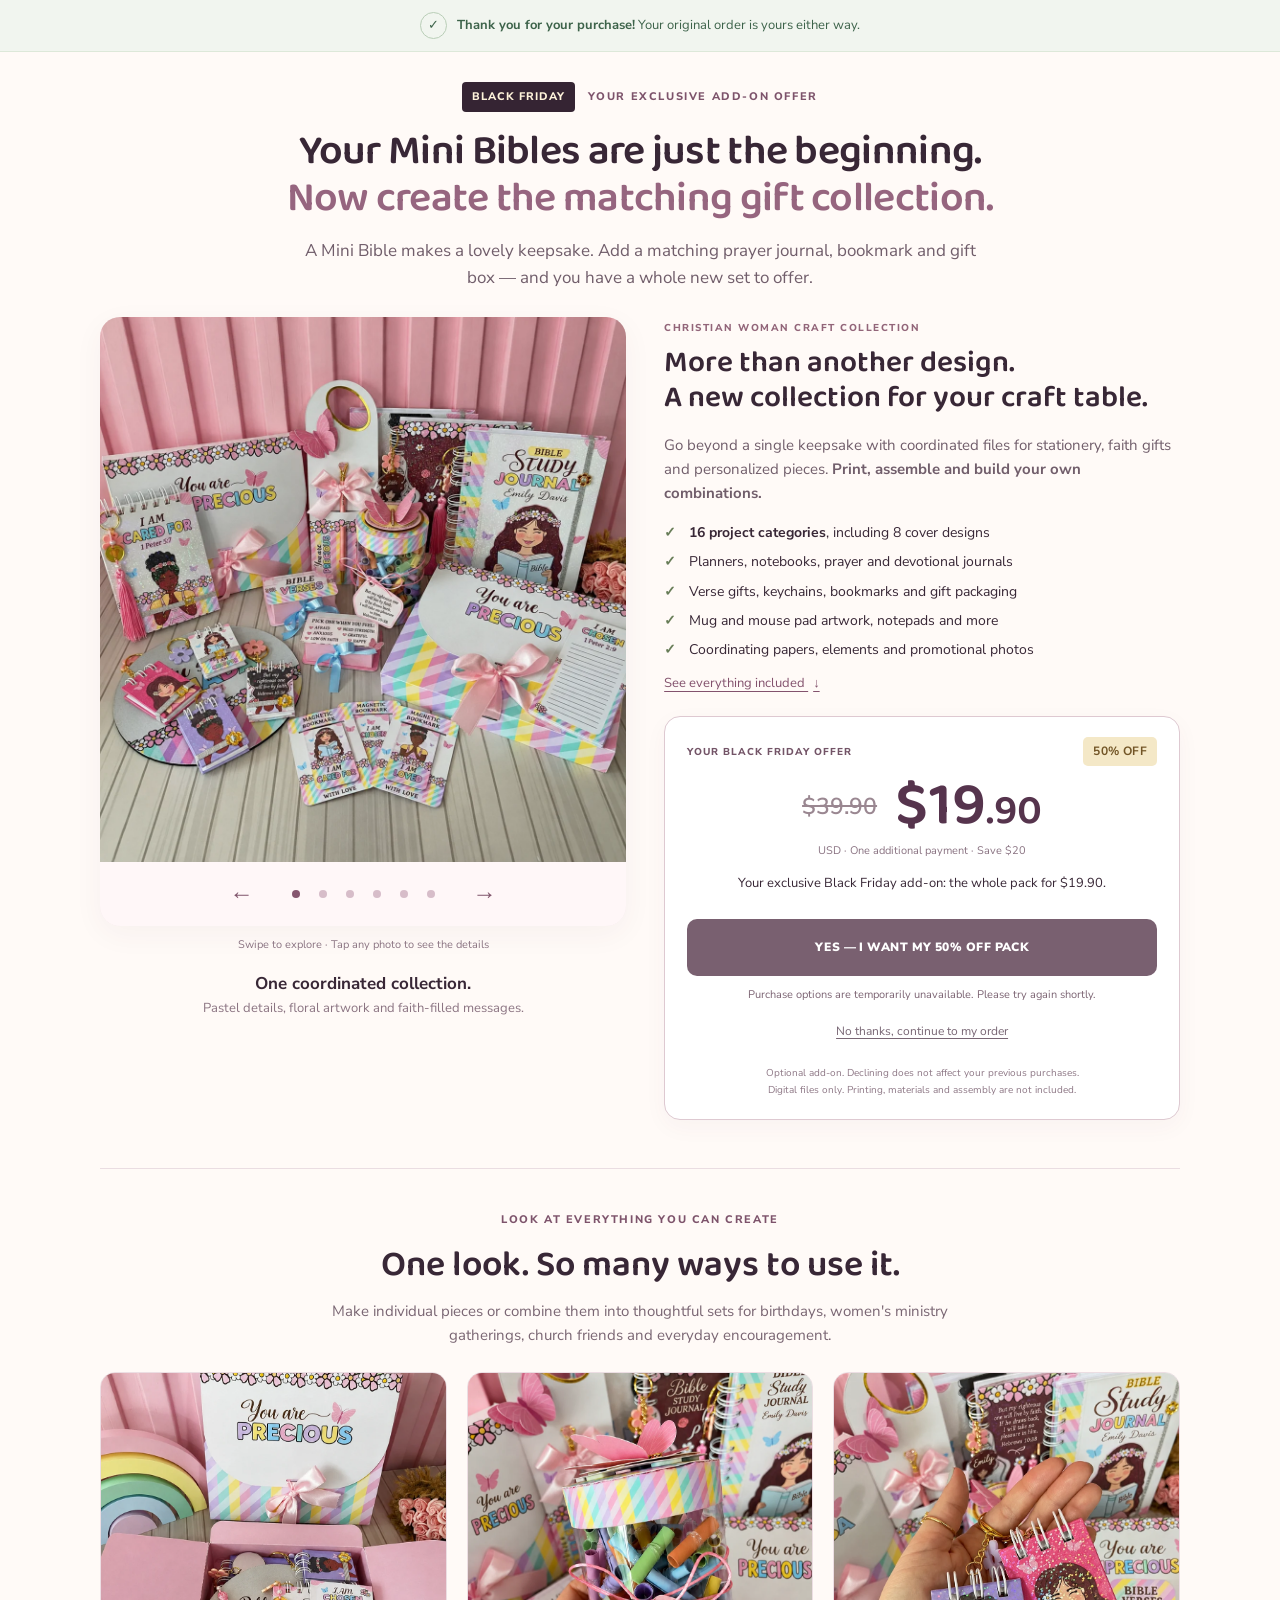
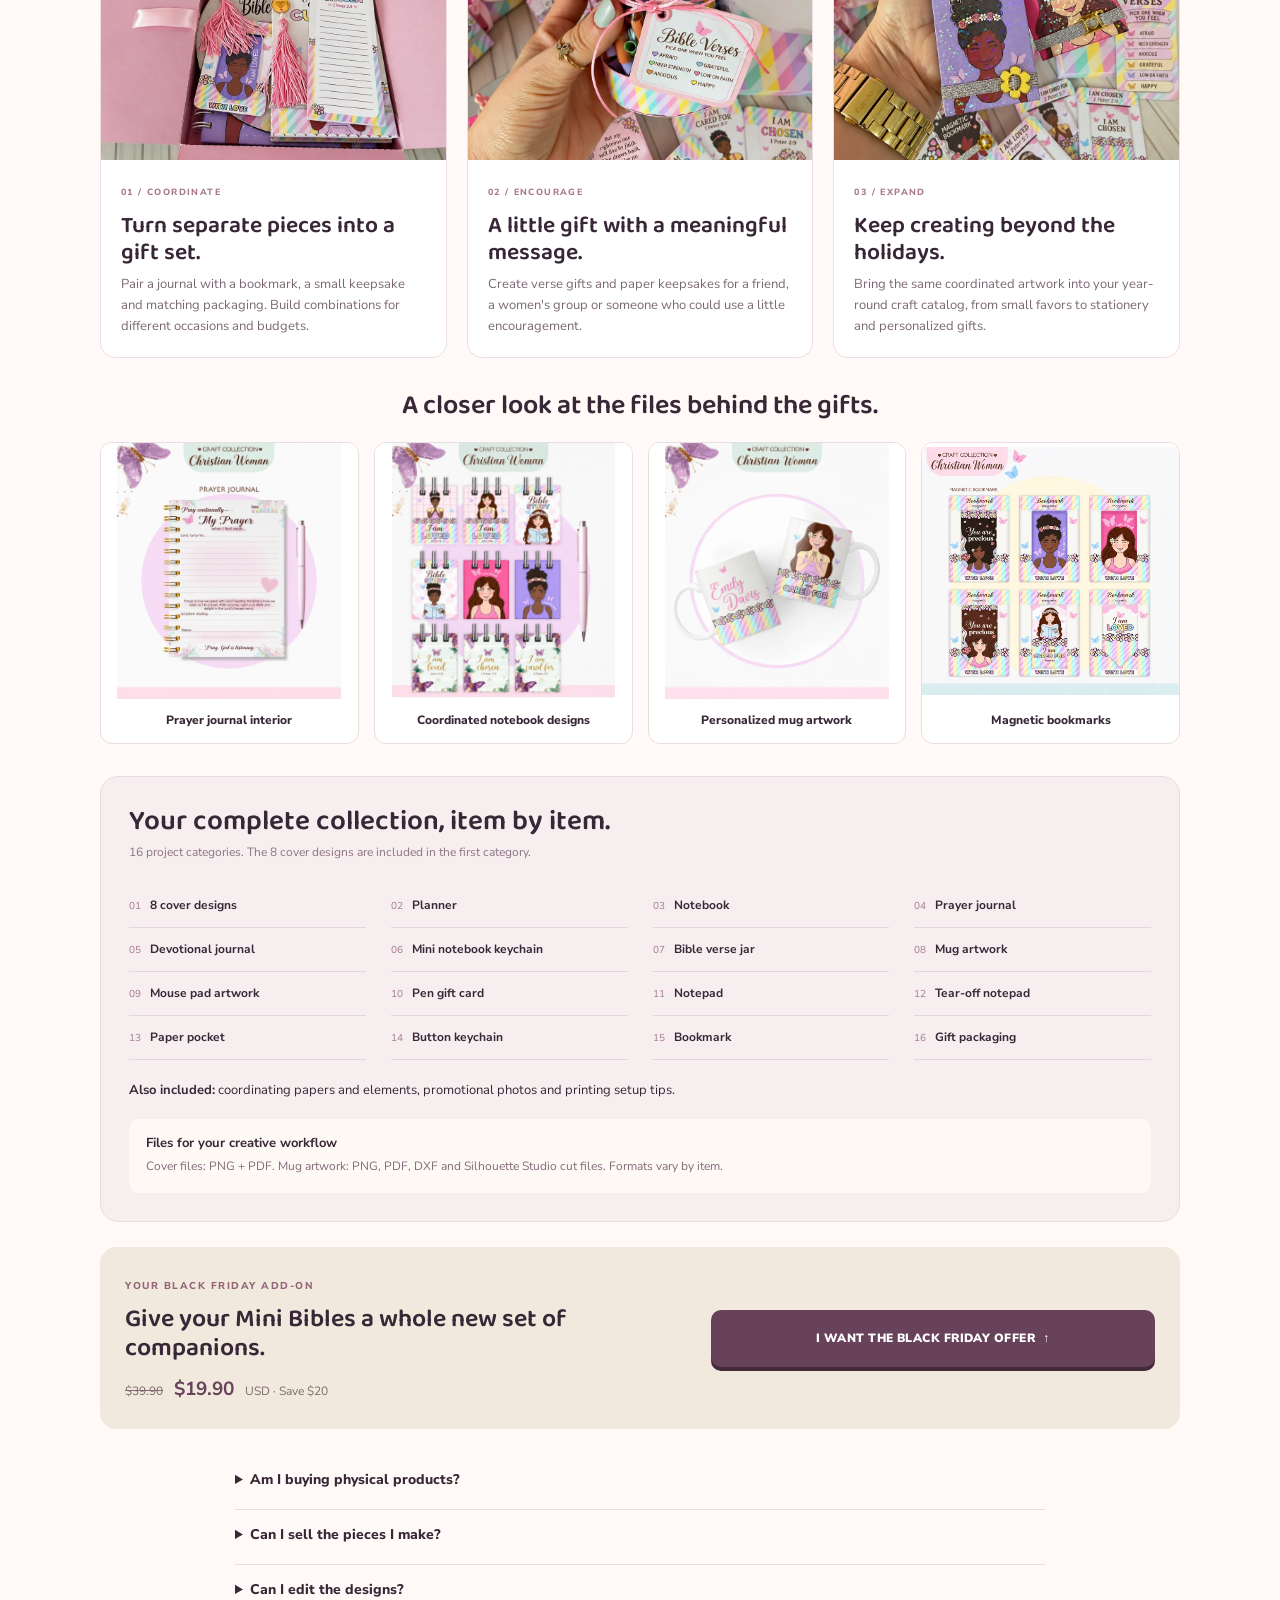
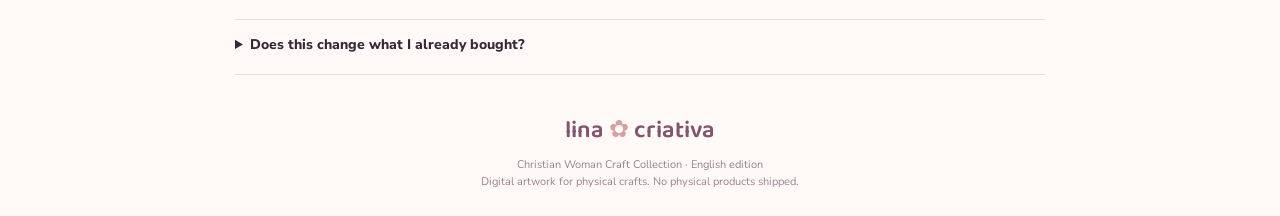
<file: index.html>
<!doctype html>
<html lang="en-US">
<head>
  <meta charset="utf-8">
  <meta name="viewport" content="width=device-width, initial-scale=1">
  <meta name="robots" content="noindex,nofollow">
  <meta name="theme-color" content="#fffaf7">
  <meta name="description" content="Add the Christian Woman Craft Collection: 16 coordinated project categories, including 8 cover designs. Your Black Friday add-on for $19.90.">
  <title>Your Black Friday Add-On | Christian Woman Craft Collection</title>
  <link rel="preload" href="assets/nunito-latin.woff2" as="font" type="font/woff2" crossorigin>
  <link rel="stylesheet" href="styles.css">
  <script src="offer-config.js" defer></script>
  <script src="app.js" defer></script>
</head>
<body>
  <header class="order-note"><span aria-hidden="true">✓</span><p><strong>Thank you for your purchase!</strong> Your original order is yours either way.</p></header>
  <main>
    <section class="offer" aria-labelledby="offer-title">
      <div class="offer-heading">
        <p class="eyebrow"><span class="bf-label">BLACK FRIDAY</span> YOUR EXCLUSIVE ADD-ON OFFER</p>
        <h1 id="offer-title">Your Mini Bibles are just the beginning.<br><em>Now create the matching gift collection.</em></h1>
        <p class="intro">A Mini Bible makes a lovely keepsake. Add a matching prayer journal, bookmark and gift box — and you have a whole new set to offer.</p>
        <a class="mobile-offer-jump" href="#checkout"><span><del>$39.90</del> <strong>$19.90</strong></span><b>GET MY 50% OFF <span aria-hidden="true">↓</span></b></a>
      </div>
      <div class="offer-grid">
        <div class="visual">
          <div class="gallery" aria-label="Christian Woman collection photos" aria-roledescription="carousel">
            <div class="gallery-track">
              <button class="slide" type="button" aria-label="Enlarge the complete collection"><img src="assets/en/collection.webp" width="1545" height="1600" alt="The coordinated Christian Woman collection: journals, miniature notebooks, verse gifts, bookmarks and packaging" fetchpriority="high"></button>
              <button class="slide" type="button" aria-label="Enlarge the gift set"><img src="assets/en/gift-set.webp" width="1200" height="1600" alt="A matching Christian stationery gift set arranged in a pink gift box" loading="lazy"></button>
              <button class="slide" type="button" aria-label="Enlarge the Bible verse gift"><img src="assets/en/verse-box.webp" width="1200" height="1600" alt="An open Bible verse box with color-coded Scripture cards" loading="lazy"></button>
              <button class="slide" type="button" aria-label="Enlarge the miniature notebooks"><img src="assets/en/keychains.webp" width="1200" height="1600" alt="Two miniature Christian notebook keychains with illustrated covers" loading="lazy"></button>
              <button class="slide" type="button" aria-label="Enlarge the verse jar"><img src="assets/en/verse-jar.webp" width="1200" height="1600" alt="A pastel Bible verse jar with rolled cards and a coordinated tag" loading="lazy"></button>
              <button class="slide" type="button" aria-label="Enlarge the closed verse box"><img src="assets/en/verse-box-closed.webp" width="1200" height="1600" alt="A handmade Bible verse gift box with a butterfly and blue ribbon" loading="lazy"></button>
            </div>
            <div class="gallery-controls"><button class="prev" type="button" aria-label="Previous photo">←</button><div class="dots" aria-label="Choose a photo"></div><button class="next" type="button" aria-label="Next photo">→</button></div>
          </div>
          <p class="image-note">Swipe to explore · Tap any photo to see the details</p>
          <div class="visual-caption"><strong>One coordinated collection.</strong><span>Pastel details, floral artwork and faith-filled messages.</span></div>
        </div>
        <div class="offer-details">
          <p class="collection-kicker">CHRISTIAN WOMAN CRAFT COLLECTION</p>
          <h2>More than another design.<br>A new collection for your craft table.</h2>
          <p>Go beyond a single keepsake with coordinated files for stationery, faith gifts and personalized pieces. <strong>Print, assemble and build your own combinations.</strong></p>
          <ul class="benefits">
            <li><strong>16 project categories</strong>, including 8 cover designs</li>
            <li>Planners, notebooks, prayer and devotional journals</li>
            <li>Verse gifts, keychains, bookmarks and gift packaging</li>
            <li>Mug and mouse pad artwork, notepads and more</li>
            <li>Coordinating papers, elements and promotional photos</li>
          </ul>
          <a class="contents-link" href="#inside">See everything included <span aria-hidden="true">↓</span></a>
          <div class="price-card" id="checkout">
            <div class="price-top"><span>YOUR BLACK FRIDAY OFFER</span><strong>50% OFF</strong></div>
            <p class="price"><del>$39.90</del> <strong>$19<small>.90</small></strong></p>
            <p class="price-note">USD · One additional payment · Save $20</p>
            <p class="price-line">Your exclusive Black Friday add-on: the whole pack for $19.90.</p>
            <div id="hotmart-sales-funnel" aria-label="Accept or decline this optional add-on"></div>
            <div class="checkout-fallback" hidden>
              <button class="accept" type="button" disabled>YES — I WANT MY 50% OFF PACK</button>
              <p role="status">Purchase options are temporarily unavailable. Please try again shortly.</p>
              <a class="decline" href="thank-you.html">No thanks, continue to my order</a>
            </div>
            <p class="purchase-note">Optional add-on. Declining does not affect your previous purchases.<br>Digital files only. Printing, materials and assembly are not included.</p>
          </div>
        </div>
      </div>
    </section>

    <section class="inside" id="inside" aria-labelledby="inside-title">
      <p class="eyebrow">LOOK AT EVERYTHING YOU CAN CREATE</p>
      <h2 id="inside-title">One look. So many ways to use it.</h2>
      <p class="section-intro">Make individual pieces or combine them into thoughtful sets for birthdays, women's ministry gatherings, church friends and everyday encouragement.</p>
      <div class="showcase">
        <article><button class="detail-photo" type="button"><img src="assets/en/gift-set.webp" width="1200" height="1600" loading="lazy" alt="Matching journals, bookmarks and a miniature notebook packaged as a gift set"></button><div><span class="card-number">01 / COORDINATE</span><h3>Turn separate pieces into a gift set.</h3><p>Pair a journal with a bookmark, a small keepsake and matching packaging. Build combinations for different occasions and budgets.</p></div></article>
        <article><button class="detail-photo" type="button"><img src="assets/en/verse-jar.webp" width="1200" height="1600" loading="lazy" alt="Bible verse jar with matching pastel artwork and Scripture rolls"></button><div><span class="card-number">02 / ENCOURAGE</span><h3>A little gift with a meaningful message.</h3><p>Create verse gifts and paper keepsakes for a friend, a women's group or someone who could use a little encouragement.</p></div></article>
        <article><button class="detail-photo" type="button"><img src="assets/en/keychains.webp" width="1200" height="1600" loading="lazy" alt="Close-up of two decorated miniature notebook keychains"></button><div><span class="card-number">03 / EXPAND</span><h3>Keep creating beyond the holidays.</h3><p>Bring the same coordinated artwork into your year-round craft catalog, from small favors to stationery and personalized gifts.</p></div></article>
      </div>
      <div class="project-previews" aria-label="Explore more projects in the pack">
        <h3>A closer look at the files behind the gifts.</h3>
        <div class="preview-grid">
          <figure><button class="detail-photo" type="button"><img src="assets/en/prayer-journal.webp" width="2888" height="3309" loading="lazy" alt="Prayer journal interior with Scripture reading and prayer prompts in English"></button><figcaption>Prayer journal interior</figcaption></figure>
          <figure><button class="detail-photo" type="button"><img src="assets/en/notebook-designs.webp" width="2888" height="3334" loading="lazy" alt="A selection of coordinated illustrated miniature notebook designs"></button><figcaption>Coordinated notebook designs</figcaption></figure>
          <figure><button class="detail-photo" type="button"><img src="assets/en/mug.webp" width="2888" height="3309" loading="lazy" alt="Two views of personalized Christian mug artwork with a praying woman illustration"></button><figcaption>Personalized mug artwork</figcaption></figure>
          <figure><button class="detail-photo" type="button"><img src="assets/en/bookmarks.webp" width="3410" height="3308" loading="lazy" alt="Six illustrated Christian magnetic bookmark designs in coordinating packaging"></button><figcaption>Magnetic bookmarks</figcaption></figure>
        </div>
      </div>
      <div class="inventory">
        <div class="inventory-heading"><h3>Your complete collection, item by item.</h3><p>16 project categories. The 8 cover designs are included in the first category.</p></div>
        <ol class="inventory-list">
          <li><span>01</span><strong>8 cover designs</strong></li><li><span>02</span><strong>Planner</strong></li>
          <li><span>03</span><strong>Notebook</strong></li><li><span>04</span><strong>Prayer journal</strong></li>
          <li><span>05</span><strong>Devotional journal</strong></li><li><span>06</span><strong>Mini notebook keychain</strong></li>
          <li><span>07</span><strong>Bible verse jar</strong></li><li><span>08</span><strong>Mug artwork</strong></li>
          <li><span>09</span><strong>Mouse pad artwork</strong></li><li><span>10</span><strong>Pen gift card</strong></li>
          <li><span>11</span><strong>Notepad</strong></li><li><span>12</span><strong>Tear-off notepad</strong></li>
          <li><span>13</span><strong>Paper pocket</strong></li><li><span>14</span><strong>Button keychain</strong></li>
          <li><span>15</span><strong>Bookmark</strong></li><li><span>16</span><strong>Gift packaging</strong></li>
        </ol>
        <p class="extras"><strong>Also included:</strong> coordinating papers and elements, promotional photos and printing setup tips.</p>
        <div class="format-note"><strong>Files for your creative workflow</strong><p>Cover files: PNG + PDF. Mug artwork: PNG, PDF, DXF and Silhouette Studio cut files. Formats vary by item.</p></div>
      </div>
      <div class="closing"><div><span class="collection-kicker">YOUR BLACK FRIDAY ADD-ON</span><h3>Give your Mini Bibles a whole new set of companions.</h3><p><del>$39.90</del> <strong>$19.90</strong> USD · Save $20</p></div><a class="accept" href="#checkout">I WANT THE BLACK FRIDAY OFFER <span aria-hidden="true">↑</span></a></div>
      <div class="faq"><details><summary>Am I buying physical products?</summary><p>No. You receive digital files to print and assemble. The photos show finished craft projects. You supply the printing, materials, tools and assembly.</p></details><details><summary>Can I sell the pieces I make?</summary><p>You may sell physical products you make with the files. Reselling, sharing, donating or distributing the digital files is not permitted.</p></details><details><summary>Can I edit the designs?</summary><p>The artwork is flattened. You can add a customer's name, but the papers, illustrations and design elements are not editable.</p></details><details><summary>Does this change what I already bought?</summary><p>No. This collection is an optional, separate purchase. You keep access to your original order whether you accept or decline.</p></details></div>
    </section>
  </main>
  <footer><span class="brand">lina <i>✿</i> criativa</span><p>Christian Woman Craft Collection · English edition<br>Digital artwork for physical crafts. No physical products shipped.</p></footer>
  <dialog id="lightbox" aria-label="Enlarged collection photo"><button class="close" type="button" aria-label="Close photo">×</button><img alt="Enlarged collection photo"></dialog>
</body>
</html>
</file>
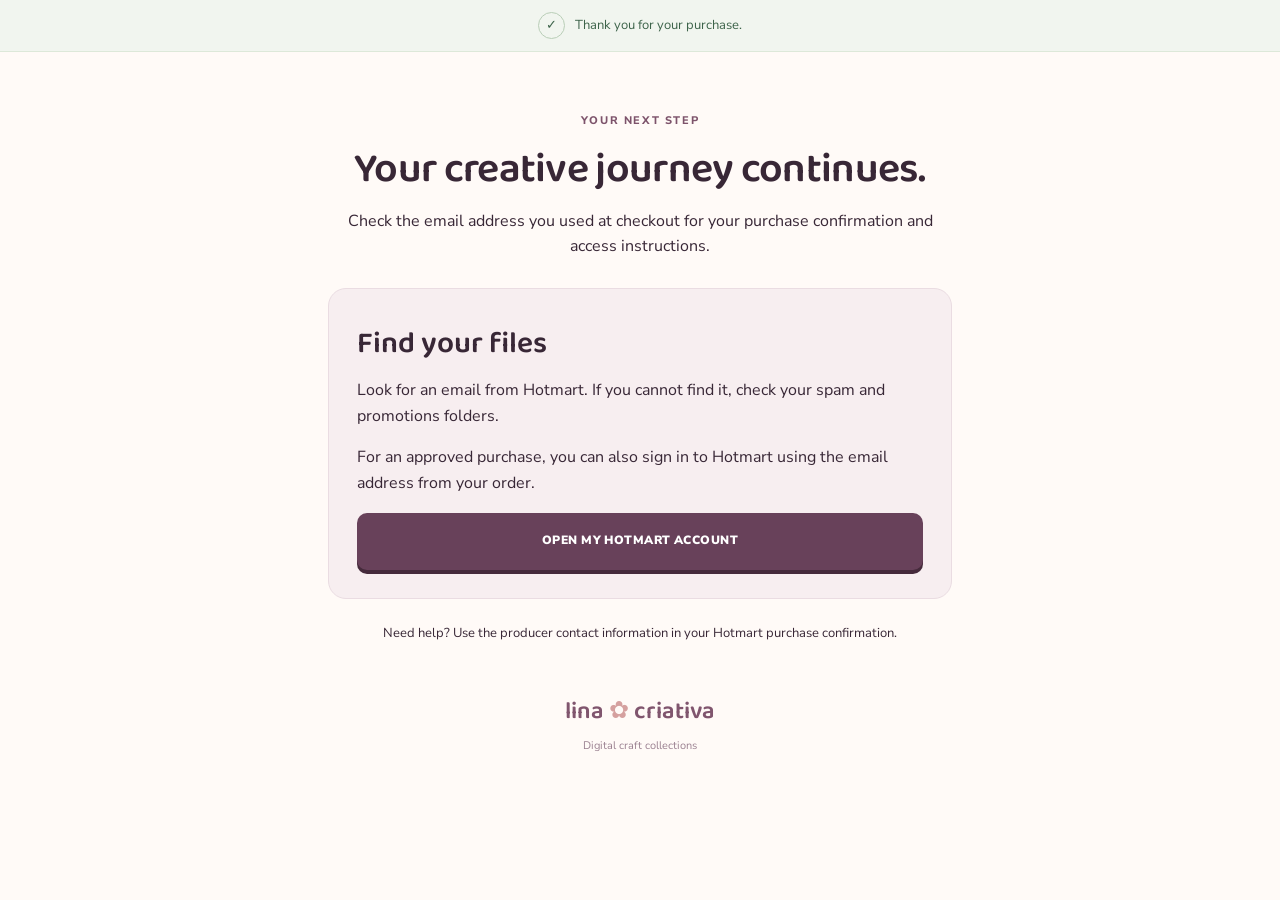
<file: thank-you.html>
<!doctype html><html lang="en-US"><head><meta charset="utf-8"><meta name="viewport" content="width=device-width,initial-scale=1"><meta name="robots" content="noindex,nofollow"><title>Thank you | Lina Criativa</title><link rel="stylesheet" href="styles.css"></head><body><header class="order-note"><span aria-hidden="true">✓</span><p>Thank you for your purchase.</p></header><main style="max-width:680px;padding-top:60px;text-align:center"><p class="eyebrow">YOUR NEXT STEP</p><h1>Your creative journey continues.</h1><p>Check the email address you used at checkout for your purchase confirmation and access instructions.</p><div class="inventory" style="text-align:left"><h2>Find your files</h2><p>Look for an email from Hotmart. If you cannot find it, check your spam and promotions folders.</p><p>For an approved purchase, you can also sign in to Hotmart using the email address from your order.</p><a class="accept" href="https://consumer.hotmart.com/">OPEN MY HOTMART ACCOUNT</a></div><p style="font-size:13px;margin-top:24px">Need help? Use the producer contact information in your Hotmart purchase confirmation.</p></main><footer><span class="brand">lina <i>✿</i> criativa</span><p>Digital craft collections</p></footer></body></html>
</file>
<file: styles.css>
@font-face{font-family:Nunito;src:url('assets/nunito-latin.woff2') format('woff2');font-display:swap}@font-face{font-family:Baloo;src:url('assets/baloo-latin.woff2') format('woff2');font-display:swap}*{box-sizing:border-box}html{scroll-behavior:smooth;scroll-padding-top:22px}body{margin:0;background:#fffaf7;color:#382736;font:16px/1.6 Nunito,Arial,sans-serif}button,a{-webkit-tap-highlight-color:transparent}button{font:inherit}a{color:inherit}button:focus-visible,a:focus-visible,summary:focus-visible{outline:3px solid #83633c;outline-offset:4px}[hidden]{display:none!important}.order-note{display:flex;align-items:center;justify-content:center;gap:10px;background:#f1f5ef;border-bottom:1px solid #dde8d9;padding:12px 20px;color:#3d634a;font-size:13px}.order-note p{margin:0}.order-note>span{border:1px solid #b9ceb7;border-radius:50%;width:27px;height:27px;text-align:center;line-height:25px;flex-shrink:0}main{max-width:1136px;margin:auto;padding:30px 28px 0}.offer-heading{text-align:center;max-width:850px;margin:0 auto 26px}.eyebrow{font-size:11px;letter-spacing:1.6px;font-weight:800;margin:0 0 16px;color:#7d536b}.bf-label{background:#352433;color:#fff4db;padding:6px 10px;display:inline-block;border-radius:4px;margin:0 8px 0 0;letter-spacing:1px}h1,h2,h3,p{overflow-wrap:break-word}h1{font:700 clamp(30px,3.25vw,43px)/1.13 Baloo,Nunito,sans-serif;letter-spacing:-.7px;margin:15px 0}h1 em{font-style:normal;color:#96657f}h2,h3{font-family:Baloo,Nunito,sans-serif;line-height:1.18;font-weight:600}h2{font-size:30px;margin:10px 0 16px}h3{font-size:24px;margin:8px 0}.intro{max-width:690px;margin:14px auto 0;color:#715e6b;font-size:17px}.offer-grid{display:grid;grid-template-columns:1.02fr 1fr;gap:38px;align-items:start}.visual{min-width:0}.gallery{background:#f3e6e9;border-radius:20px;overflow:hidden;box-shadow:0 8px 30px #5533440c}.gallery-track{display:flex;overflow-x:auto;scroll-snap-type:x mandatory;scrollbar-width:none}.gallery-track::-webkit-scrollbar{display:none}.slide{flex:0 0 100%;padding:0;border:0;scroll-snap-align:start;background:none;cursor:zoom-in;min-width:0}.slide img{width:100%;height:auto;aspect-ratio:1545/1600;object-fit:contain;display:block}.gallery-controls{display:flex;align-items:center;justify-content:center;gap:20px;background:#fff7f8;padding:10px}.gallery-controls>button{border:0;background:transparent;font-size:24px;cursor:pointer;width:44px;height:44px;color:#81576d;border-radius:50%}.gallery-controls>button:hover{background:#f1e3e9}.dots{display:flex;gap:3px;align-items:center}.dots button{border:0;background:none;width:24px;height:36px;padding:8px;cursor:pointer}.dots button:after{content:'';display:block;background:#d7bdc9;width:8px;height:8px;border-radius:50%}.dots button[aria-pressed=true]:after{background:#86566f}.image-note{text-align:center;font-size:11px;color:#8b7482;margin:10px 0}.visual-caption{display:flex;flex-direction:column;text-align:center;font-size:13px;margin-top:17px}.visual-caption strong{font-size:17px}.visual-caption span{color:#8b7482}.collection-kicker{font-size:10px;letter-spacing:1.5px;color:#926579;font-weight:800;margin:3px 0 8px}.offer-details>p:not(.collection-kicker){font-size:15px;color:#715e6b;margin:12px 0}.benefits{padding:0;list-style:none;margin:17px 0 8px;font-size:14px}.benefits li{position:relative;padding-left:25px;margin:7px 0}.benefits li:before{content:'\2713';color:#687d58;position:absolute;left:0;font-weight:bold}.contents-link{font-size:13px;color:#83526d;text-underline-offset:4px}.contents-link span{padding-left:5px}.price-card{background:white;border:1px solid #dec9d1;border-radius:16px;padding:20px 22px;margin-top:21px;box-shadow:0 7px 23px #5b38420a;scroll-margin-top:20px}.price-top{display:flex;justify-content:space-between;align-items:center;gap:12px;font-size:10px;letter-spacing:1px;font-weight:800;color:#735467}.price-top strong{background:#f4e8c7;color:#725526;white-space:nowrap;padding:5px 10px;border-radius:5px;font-size:12px;letter-spacing:.4px}.price{display:flex;justify-content:center;align-items:center;gap:18px;margin:10px 0 0;line-height:1}.price del{color:#9a8791;font-size:23px;font-weight:600}.price>strong{font-family:Baloo,sans-serif;font-size:61px;color:#56344d;font-weight:600}.price small{font-size:42px}.price-note{text-align:center;font-size:11px;color:#8a7382;margin:5px 0 13px}.price-line{text-align:center;font-size:13px;margin:10px 0 15px}.accept{width:100%;border:0;display:flex;align-items:center;justify-content:center;gap:8px;min-height:57px;border-radius:10px;background:#68415a;color:white;text-decoration:none;text-align:center;font-size:12px;font-weight:900;letter-spacing:.45px;padding:14px 16px;box-shadow:0 4px 0 #452a3b}.accept:hover{background:#55334a}.accept:disabled{cursor:not-allowed;background:#796070;box-shadow:none}.checkout-fallback>p{font-size:11px;text-align:center;color:#7c6473;margin:10px 0}.decline{display:block;text-align:center;font-size:12px;color:#786674;padding:9px 0;text-underline-offset:3px}.purchase-note{text-align:center;font-size:10px;line-height:1.7;color:#8e7886;margin:14px 0 0}#hotmart-sales-funnel{width:100%;min-width:0}#hotmart-sales-funnel:empty{min-height:10px}#hotmart-sales-funnel iframe{max-width:100%}.inside{border-top:1px solid #eadde2;margin-top:48px;padding:42px 0 0;text-align:center}.inside h2{font-size:36px;margin:8px 0 12px}.section-intro{max-width:680px;margin:0 auto 25px;color:#7a6673;font-size:15px}.showcase{display:grid;grid-template-columns:repeat(3,1fr);gap:20px;text-align:left}.showcase article{border-radius:15px;overflow:hidden;background:#fff;border:1px solid #ecdee3}.detail-photo{width:100%;padding:0;background:#f0e4e8;border:0;cursor:zoom-in;display:block}.detail-photo img{width:100%;height:auto;aspect-ratio:4/4.5;object-fit:cover;display:block}.showcase article>div{padding:18px 20px 20px}.card-number{font-size:9px;font-weight:800;letter-spacing:1.4px;color:#aa7990}.showcase h3{font-size:23px;margin:8px 0}.showcase p{font-size:13px;color:#7b6874;margin:8px 0 0}.inventory{background:#f7eef0;border:1px solid #eadce2;border-radius:18px;padding:28px;margin-top:28px;text-align:left}.inventory-heading h3{font-size:28px;margin:0 0 5px}.inventory-heading p{font-size:12px;color:#8e7383;margin:0}.inventory-list{list-style:none;display:grid;grid-template-columns:repeat(4,1fr);gap:0 25px;padding:0;margin:22px 0 13px}.inventory-list li{display:flex;align-items:baseline;gap:9px;padding:12px 0;border-bottom:1px solid #e4d4dd;font-size:12px}.inventory-list span{font-size:10px;color:#a5788e;flex-shrink:0}.extras{font-size:13px;margin:20px 0 0}.format-note{background:#fff9f6;border-radius:10px;padding:14px 17px;margin-top:18px;font-size:13px}.format-note p{font-size:12px;margin:3px 0;color:#816b79}.closing{background:#f1e9dd;padding:25px;border-radius:16px;margin-top:25px;display:grid;grid-template-columns:1.25fr 1fr;text-align:left;gap:30px;align-items:center}.closing h3{font-size:25px;margin:7px 0}.closing p{font-size:12px;margin:10px 0 0;color:#806a6f}.closing p strong{font-size:19px;color:#68415a;margin:0 8px}.faq{text-align:left;max-width:810px;margin:26px auto 0}.faq details{border-bottom:1px solid #eadde2;padding:14px 0}.faq summary{cursor:pointer;font-size:14px;font-weight:800;min-height:26px}.faq p{font-size:13px;color:#826d7b;margin-bottom:4px}footer{text-align:center;color:#9b8191;padding:37px 20px 25px;font-size:11px}.brand{font-family:Baloo;font-size:24px;color:#80556e}.brand i{font-style:normal;color:#d5a09f}footer p{margin:5px 0 0}dialog{padding:0;border:0;border-radius:12px;max-width:min(94vw,1000px);max-height:94dvh;background:#fffaf7}dialog::backdrop{background:#20101bd9}dialog img{display:block;max-width:100%;max-height:90dvh;object-fit:contain}.close{position:fixed;right:4vw;top:3vh;background:white;color:#503047;border:1px solid #d6bccc;border-radius:50%;font-size:28px;line-height:1;width:44px;height:44px;cursor:pointer;z-index:2}@media(min-width:900px){.visual{position:sticky;top:20px}}@media(max-width:800px){main{padding:25px 20px 0}.offer-grid{gap:24px}.offer-details h2{font-size:25px}.price-card{padding:17px 16px}.showcase{gap:13px}.showcase article>div{padding:15px}.inventory-list{grid-template-columns:repeat(3,1fr)}}@media(max-width:600px){.order-note{font-size:11px;padding:10px 15px;align-items:flex-start;line-height:1.5}.order-note>span{width:24px;height:24px;line-height:23px}.order-note p{max-width:300px}main{padding:24px 17px 0}.offer-heading{margin-bottom:22px}.eyebrow{font-size:9px;letter-spacing:.8px;line-height:2}.bf-label{padding:3px 8px;margin-right:5px}h1{font-size:32px;line-height:1.12;letter-spacing:-.5px;margin:12px 0}.intro{font-size:14px;line-height:1.6}.offer-grid{grid-template-columns:1fr;gap:24px}.gallery{border-radius:15px}.slide img{aspect-ratio:1545/1600}.gallery-controls{padding:3px;gap:22px}.image-note{margin:7px 0 0;font-size:10px}.visual-caption{display:none}.offer-details h2{font-size:29px;margin:8px 0 13px}.collection-kicker{font-size:9px}.offer-details>p:not(.collection-kicker){font-size:14px}.benefits{font-size:13px}.benefits li{margin:9px 0}.price-card{padding:19px 16px;margin-top:20px}.price-top{font-size:9px}.price>strong{font-size:62px}.price small{font-size:43px}.purchase-note{font-size:10px}.inside{margin-top:32px;padding-top:29px}.inside h2{font-size:30px}.section-intro{font-size:13px}.showcase{grid-template-columns:1fr;gap:17px}.showcase article{display:grid;grid-template-columns:.9fr 1fr;align-items:center}.showcase article>div{padding:15px}.detail-photo img{aspect-ratio:3/4;object-fit:cover}.showcase h3{font-size:20px}.showcase p{font-size:12px}.card-number{font-size:8px}.inventory{padding:21px 17px;margin-top:23px;border-radius:14px}.inventory-heading h3{font-size:25px}.inventory-heading p{font-size:11px}.inventory-list{grid-template-columns:repeat(2,minmax(0,1fr));gap:0 16px;margin-top:13px}.inventory-list li{font-size:11px;padding:11px 0;gap:7px}.extras{font-size:12px}.format-note{padding:13px;font-size:12px}.format-note p{font-size:11px}.closing{grid-template-columns:1fr;gap:17px;padding:22px 18px;text-align:center}.closing h3{font-size:25px}.faq summary{font-size:13px}.faq p{font-size:12px}footer{padding-top:28px}}@media(prefers-reduced-motion:reduce){html{scroll-behavior:auto}.gallery-track{scroll-behavior:auto}}

.project-previews{margin:32px 0;text-align:left}.project-previews>h3{text-align:center;font-size:27px;margin-bottom:20px}.preview-grid{display:grid;grid-template-columns:repeat(4,minmax(0,1fr));gap:15px}.preview-grid figure{margin:0;background:white;border:1px solid #eadde2;border-radius:12px;overflow:hidden}.preview-grid .detail-photo{background:white}.preview-grid img{aspect-ratio:1;object-fit:contain;width:100%;height:auto;display:block}.preview-grid figcaption{font-size:12px;text-align:center;padding:12px;font-weight:800}@media(max-width:600px){.preview-grid{grid-template-columns:repeat(2,minmax(0,1fr));gap:12px}.preview-grid figcaption{font-size:11px;padding:10px}.project-previews>h3{font-size:25px}}

.mobile-offer-jump{display:none}@media(max-width:600px){.mobile-offer-jump{display:flex;justify-content:space-between;align-items:center;gap:12px;text-decoration:none;border:1px solid #ddc6d1;background:#fff;border-radius:9px;padding:10px 13px;margin:17px 0 0;text-align:left}.mobile-offer-jump del{font-size:12px;color:#a18a97}.mobile-offer-jump strong{font-size:19px;color:#654059;margin-left:8px}.mobile-offer-jump b{font-size:10px;letter-spacing:.3px;color:#805570;white-space:nowrap}}
</file>
